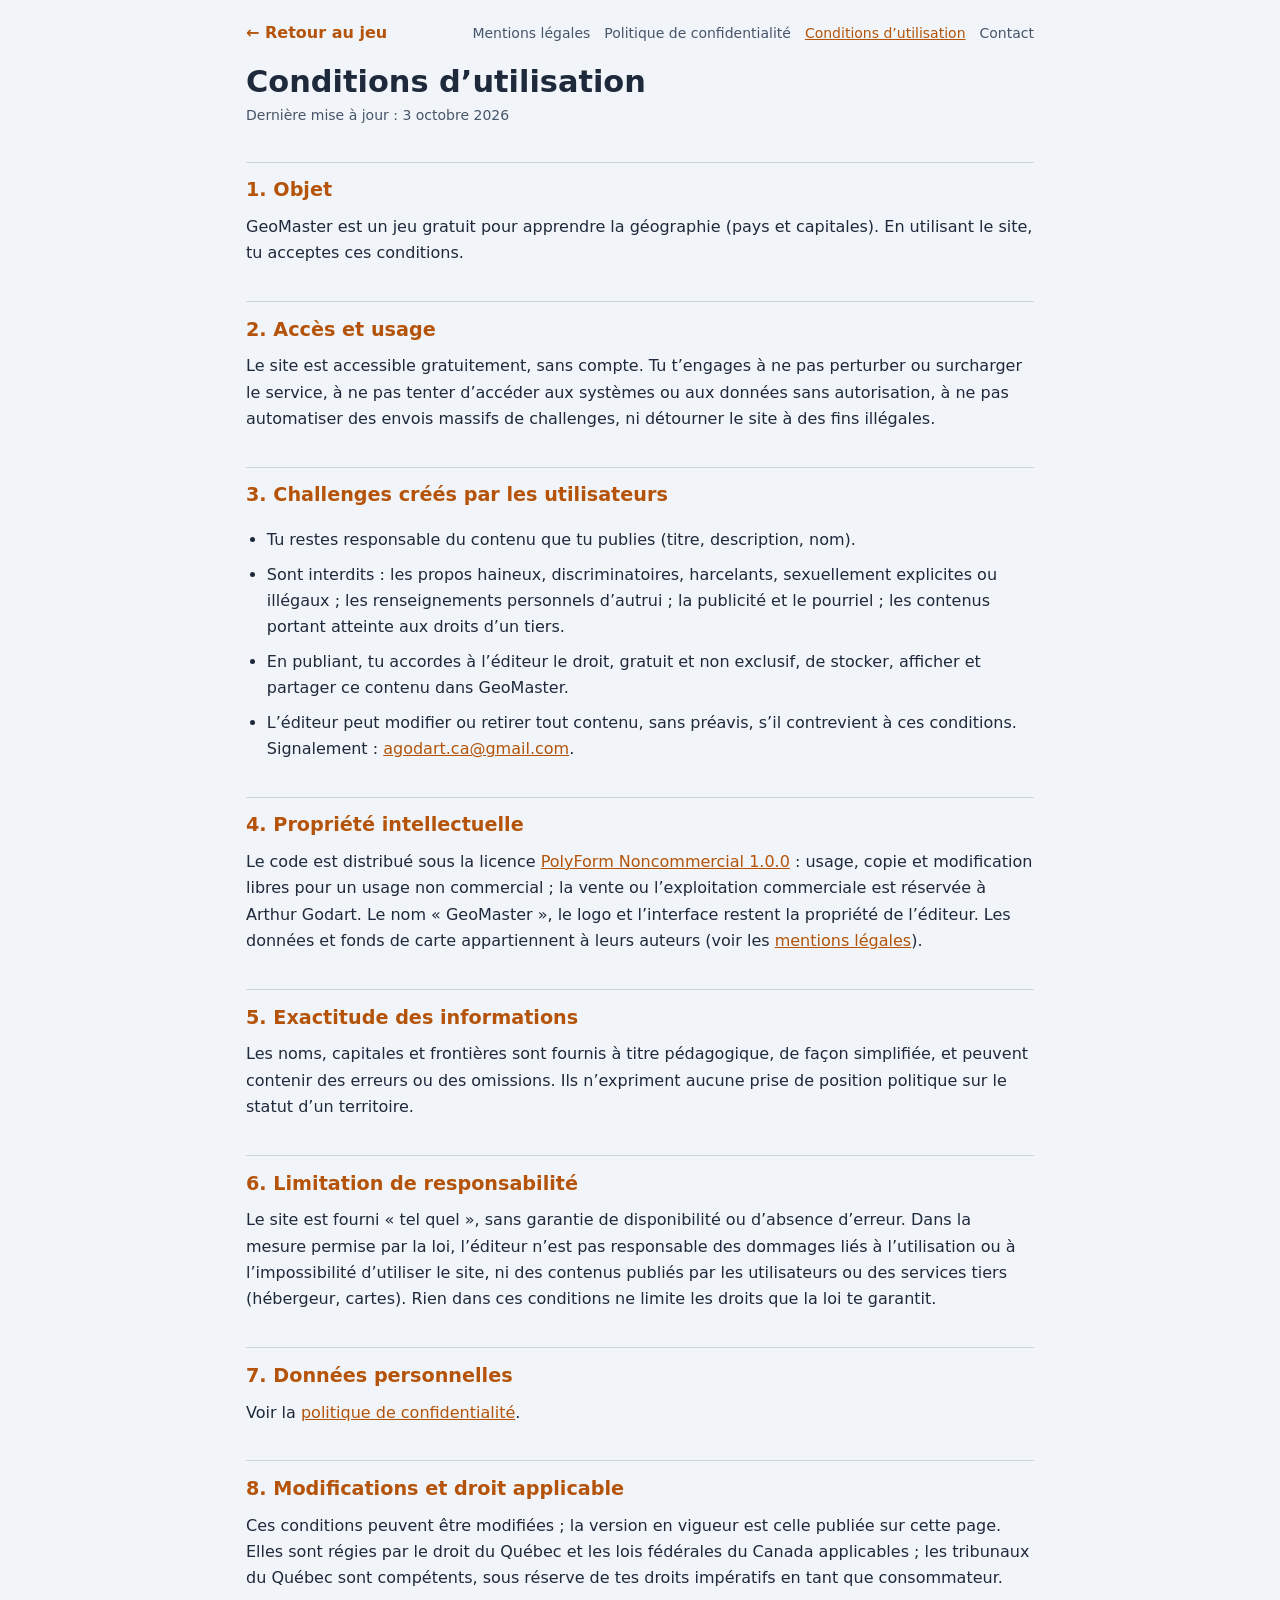
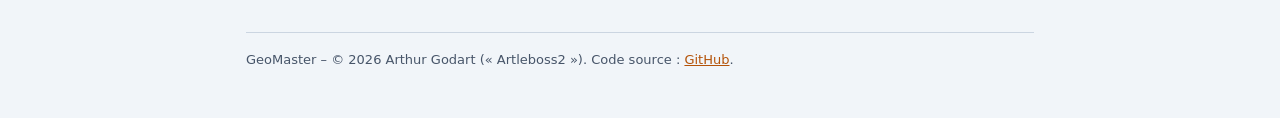
<file: cgu.html>
<!DOCTYPE html>
<html lang="fr">
<head>
<meta charset="UTF-8">
<meta name="viewport" content="width=device-width, initial-scale=1.0, viewport-fit=cover">
<title>Conditions d’utilisation – GeoMaster</title>
<link rel="stylesheet" href="legal.css">
<script>(function(){var t=null,h=null;try{t=localStorage.getItem("GM_THEME");h=localStorage.getItem("GM_HC");}catch(e){}
if(t!=="light"&&t!=="dark"){t=matchMedia("(prefers-color-scheme: light)").matches?"light":"dark";}
document.documentElement.dataset.theme=t;document.documentElement.dataset.hc=(h==="1")?"on":"off";})();</script>
</head>
<body><div class="wrap">
<div class="top"><a class="back" href="./">← Retour au jeu</a>
<nav class="pages" aria-label="Pages légales"><a href="mentions-legales.html">Mentions légales</a> <a href="confidentialite.html">Politique de confidentialité</a> <a href="cgu.html" aria-current="page">Conditions d’utilisation</a> <a href="contact.html">Contact</a></nav></div>
<main>
<h1>Conditions d’utilisation</h1>
<p class="meta">Dernière mise à jour : 3 octobre 2026</p>

<h2>1. Objet</h2>
<p>GeoMaster est un jeu gratuit pour apprendre la géographie (pays et capitales). En utilisant le site, tu acceptes ces conditions.</p>
<h2>2. Accès et usage</h2>
<p>Le site est accessible gratuitement, sans compte. Tu t’engages à ne pas perturber ou surcharger le service, à ne pas tenter d’accéder aux systèmes ou aux données sans autorisation, à ne pas automatiser des envois massifs de challenges, ni détourner le site à des fins illégales.</p>
<h2>3. Challenges créés par les utilisateurs</h2>
<ul>
<li>Tu restes responsable du contenu que tu publies (titre, description, nom).</li>
<li>Sont interdits : les propos haineux, discriminatoires, harcelants, sexuellement explicites ou illégaux ; les renseignements personnels d’autrui ; la publicité et le pourriel ; les contenus portant atteinte aux droits d’un tiers.</li>
<li>En publiant, tu accordes à l’éditeur le droit, gratuit et non exclusif, de stocker, afficher et partager ce contenu dans GeoMaster.</li>
<li>L’éditeur peut modifier ou retirer tout contenu, sans préavis, s’il contrevient à ces conditions. Signalement : <a href="mailto:agodart.ca@gmail.com">agodart.ca@gmail.com</a>.</li>
</ul>
<h2>4. Propriété intellectuelle</h2>
<p>Le code est distribué sous la licence <a href="https://polyformproject.org/licenses/noncommercial/1.0.0/">PolyForm Noncommercial 1.0.0</a> : usage, copie et modification libres pour un usage non commercial ; la vente ou l’exploitation commerciale est réservée à Arthur Godart. Le nom « GeoMaster », le logo et l’interface restent la propriété de l’éditeur. Les données et fonds de carte appartiennent à leurs auteurs (voir les <a href="mentions-legales.html">mentions légales</a>).</p>
<h2>5. Exactitude des informations</h2>
<p>Les noms, capitales et frontières sont fournis à titre pédagogique, de façon simplifiée, et peuvent contenir des erreurs ou des omissions. Ils n’expriment aucune prise de position politique sur le statut d’un territoire.</p>
<h2>6. Limitation de responsabilité</h2>
<p>Le site est fourni « tel quel », sans garantie de disponibilité ou d’absence d’erreur. Dans la mesure permise par la loi, l’éditeur n’est pas responsable des dommages liés à l’utilisation ou à l’impossibilité d’utiliser le site, ni des contenus publiés par les utilisateurs ou des services tiers (hébergeur, cartes). Rien dans ces conditions ne limite les droits que la loi te garantit.</p>
<h2>7. Données personnelles</h2>
<p>Voir la <a href="confidentialite.html">politique de confidentialité</a>.</p>
<h2>8. Modifications et droit applicable</h2>
<p>Ces conditions peuvent être modifiées ; la version en vigueur est celle publiée sur cette page. Elles sont régies par le droit du Québec et les lois fédérales du Canada applicables ; les tribunaux du Québec sont compétents, sous réserve de tes droits impératifs en tant que consommateur.</p>

</main>
<footer>GeoMaster – © 2026 Arthur Godart (« Artleboss2 »). Code source : <a href="https://github.com/Artleboss2/Geoguessr-seterra-open-source">GitHub</a>.</footer>
</div></body></html>
</file>
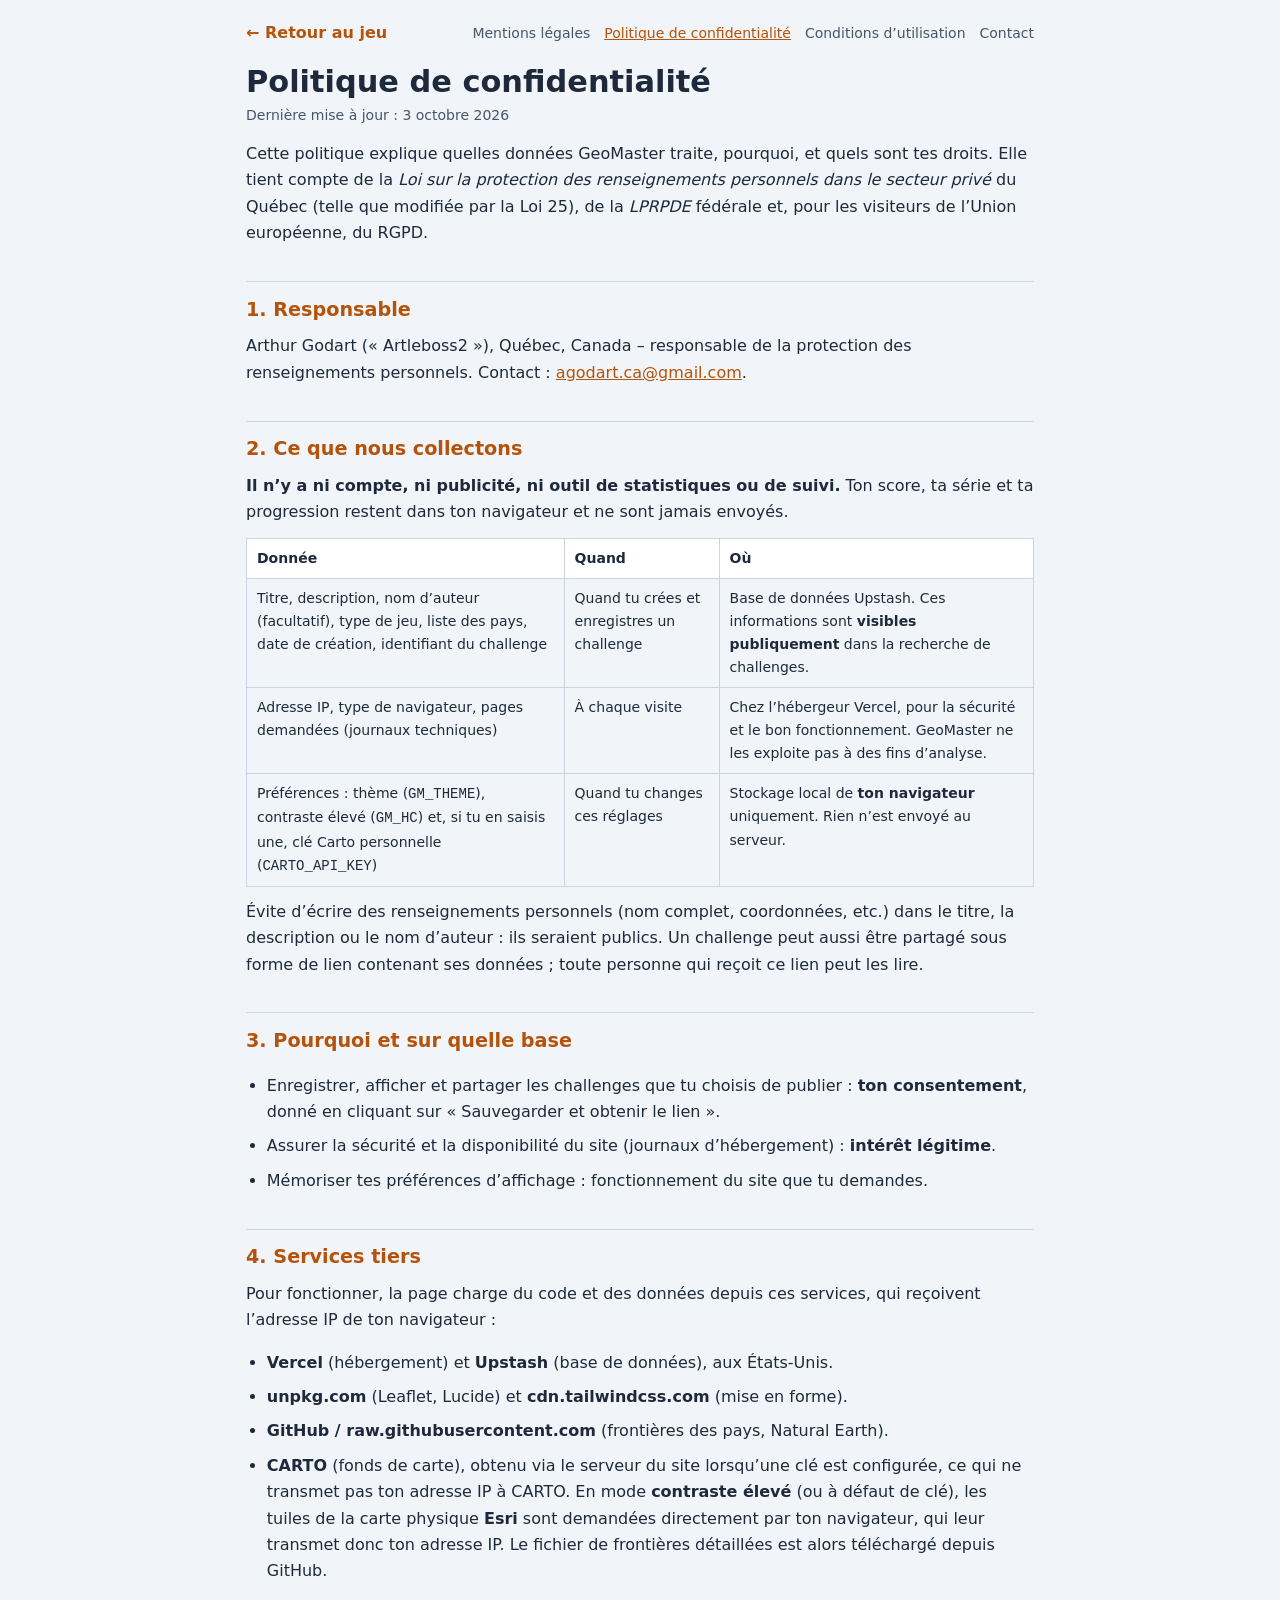
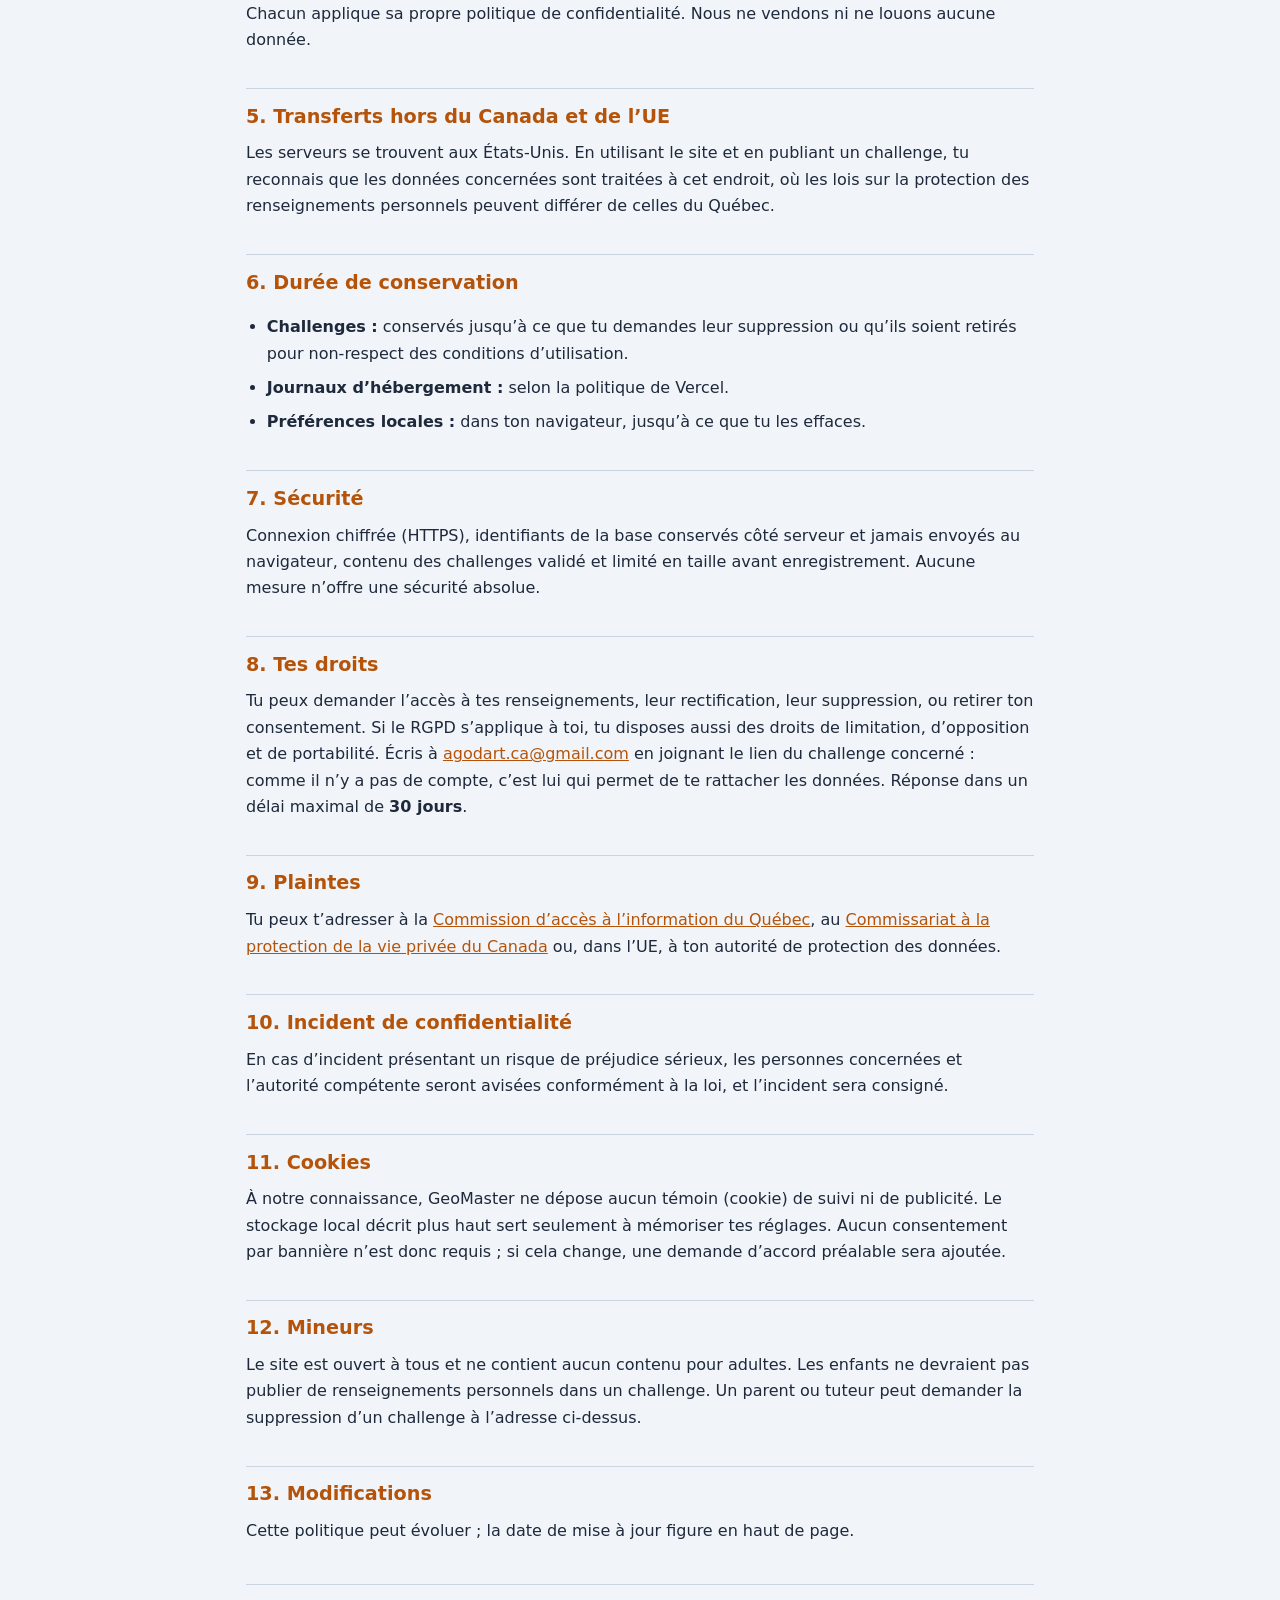
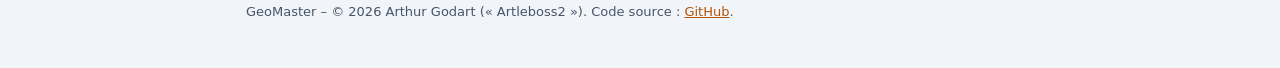
<file: confidentialite.html>
<!DOCTYPE html>
<html lang="fr">
<head>
<meta charset="UTF-8">
<meta name="viewport" content="width=device-width, initial-scale=1.0, viewport-fit=cover">
<title>Politique de confidentialité – GeoMaster</title>
<link rel="stylesheet" href="legal.css">
<script>(function(){var t=null,h=null;try{t=localStorage.getItem("GM_THEME");h=localStorage.getItem("GM_HC");}catch(e){}
if(t!=="light"&&t!=="dark"){t=matchMedia("(prefers-color-scheme: light)").matches?"light":"dark";}
document.documentElement.dataset.theme=t;document.documentElement.dataset.hc=(h==="1")?"on":"off";})();</script>
</head>
<body><div class="wrap">
<div class="top"><a class="back" href="./">← Retour au jeu</a>
<nav class="pages" aria-label="Pages légales"><a href="mentions-legales.html">Mentions légales</a> <a href="confidentialite.html" aria-current="page">Politique de confidentialité</a> <a href="cgu.html">Conditions d’utilisation</a> <a href="contact.html">Contact</a></nav></div>
<main>
<h1>Politique de confidentialité</h1>
<p class="meta">Dernière mise à jour : 3 octobre 2026</p>

<p>Cette politique explique quelles données GeoMaster traite, pourquoi, et quels sont tes droits. Elle tient compte de la <em>Loi sur la protection des renseignements personnels dans le secteur privé</em> du Québec (telle que modifiée par la Loi 25), de la <em>LPRPDE</em> fédérale et, pour les visiteurs de l’Union européenne, du RGPD.</p>
<h2>1. Responsable</h2>
<p>Arthur Godart (« Artleboss2 »), Québec, Canada – responsable de la protection des renseignements personnels. Contact : <a href="mailto:agodart.ca@gmail.com">agodart.ca@gmail.com</a>.</p>
<h2>2. Ce que nous collectons</h2>
<p><strong>Il n’y a ni compte, ni publicité, ni outil de statistiques ou de suivi.</strong> Ton score, ta série et ta progression restent dans ton navigateur et ne sont jamais envoyés.</p>
<table>
<tr><th>Donnée</th><th>Quand</th><th>Où</th></tr>
<tr><td>Titre, description, nom d’auteur (facultatif), type de jeu, liste des pays, date de création, identifiant du challenge</td><td>Quand tu crées et enregistres un challenge</td><td>Base de données Upstash. Ces informations sont <strong>visibles publiquement</strong> dans la recherche de challenges.</td></tr>
<tr><td>Adresse IP, type de navigateur, pages demandées (journaux techniques)</td><td>À chaque visite</td><td>Chez l’hébergeur Vercel, pour la sécurité et le bon fonctionnement. GeoMaster ne les exploite pas à des fins d’analyse.</td></tr>
<tr><td>Préférences : thème (<code>GM_THEME</code>), contraste élevé (<code>GM_HC</code>) et, si tu en saisis une, clé Carto personnelle (<code>CARTO_API_KEY</code>)</td><td>Quand tu changes ces réglages</td><td>Stockage local de <strong>ton navigateur</strong> uniquement. Rien n’est envoyé au serveur.</td></tr>
</table>
<p>Évite d’écrire des renseignements personnels (nom complet, coordonnées, etc.) dans le titre, la description ou le nom d’auteur : ils seraient publics. Un challenge peut aussi être partagé sous forme de lien contenant ses données ; toute personne qui reçoit ce lien peut les lire.</p>
<h2>3. Pourquoi et sur quelle base</h2>
<ul>
<li>Enregistrer, afficher et partager les challenges que tu choisis de publier : <strong>ton consentement</strong>, donné en cliquant sur « Sauvegarder et obtenir le lien ».</li>
<li>Assurer la sécurité et la disponibilité du site (journaux d’hébergement) : <strong>intérêt légitime</strong>.</li>
<li>Mémoriser tes préférences d’affichage : fonctionnement du site que tu demandes.</li>
</ul>
<h2>4. Services tiers</h2>
<p>Pour fonctionner, la page charge du code et des données depuis ces services, qui reçoivent l’adresse IP de ton navigateur :</p>
<ul>
<li><strong>Vercel</strong> (hébergement) et <strong>Upstash</strong> (base de données), aux États-Unis.</li>
<li><strong>unpkg.com</strong> (Leaflet, Lucide) et <strong>cdn.tailwindcss.com</strong> (mise en forme).</li>
<li><strong>GitHub / raw.githubusercontent.com</strong> (frontières des pays, Natural Earth).</li>
<li><strong>CARTO</strong> (fonds de carte), obtenu via le serveur du site lorsqu’une clé est configurée, ce qui ne transmet pas ton adresse IP à CARTO. En mode <strong>contraste élevé</strong> (ou à défaut de clé), les tuiles de la carte physique <strong>Esri</strong> sont demandées directement par ton navigateur, qui leur transmet donc ton adresse IP. Le fichier de frontières détaillées est alors téléchargé depuis GitHub.</li>
</ul>
<p>Chacun applique sa propre politique de confidentialité. Nous ne vendons ni ne louons aucune donnée.</p>
<h2>5. Transferts hors du Canada et de l’UE</h2>
<p>Les serveurs se trouvent aux États-Unis. En utilisant le site et en publiant un challenge, tu reconnais que les données concernées sont traitées à cet endroit, où les lois sur la protection des renseignements personnels peuvent différer de celles du Québec.</p>
<h2>6. Durée de conservation</h2>
<ul>
<li><strong>Challenges :</strong> conservés jusqu’à ce que tu demandes leur suppression ou qu’ils soient retirés pour non-respect des conditions d’utilisation.</li>
<li><strong>Journaux d’hébergement :</strong> selon la politique de Vercel.</li>
<li><strong>Préférences locales :</strong> dans ton navigateur, jusqu’à ce que tu les effaces.</li>
</ul>
<h2>7. Sécurité</h2>
<p>Connexion chiffrée (HTTPS), identifiants de la base conservés côté serveur et jamais envoyés au navigateur, contenu des challenges validé et limité en taille avant enregistrement. Aucune mesure n’offre une sécurité absolue.</p>
<h2>8. Tes droits</h2>
<p>Tu peux demander l’accès à tes renseignements, leur rectification, leur suppression, ou retirer ton consentement. Si le RGPD s’applique à toi, tu disposes aussi des droits de limitation, d’opposition et de portabilité. Écris à <a href="mailto:agodart.ca@gmail.com">agodart.ca@gmail.com</a> en joignant le lien du challenge concerné : comme il n’y a pas de compte, c’est lui qui permet de te rattacher les données. Réponse dans un délai maximal de <strong>30 jours</strong>.</p>
<h2>9. Plaintes</h2>
<p>Tu peux t’adresser à la <a href="https://www.cai.gouv.qc.ca">Commission d’accès à l’information du Québec</a>, au <a href="https://www.priv.gc.ca">Commissariat à la protection de la vie privée du Canada</a> ou, dans l’UE, à ton autorité de protection des données.</p>
<h2>10. Incident de confidentialité</h2>
<p>En cas d’incident présentant un risque de préjudice sérieux, les personnes concernées et l’autorité compétente seront avisées conformément à la loi, et l’incident sera consigné.</p>
<h2>11. Cookies</h2>
<p>À notre connaissance, GeoMaster ne dépose aucun témoin (cookie) de suivi ni de publicité. Le stockage local décrit plus haut sert seulement à mémoriser tes réglages. Aucun consentement par bannière n’est donc requis ; si cela change, une demande d’accord préalable sera ajoutée.</p>
<h2>12. Mineurs</h2>
<p>Le site est ouvert à tous et ne contient aucun contenu pour adultes. Les enfants ne devraient pas publier de renseignements personnels dans un challenge. Un parent ou tuteur peut demander la suppression d’un challenge à l’adresse ci-dessus.</p>
<h2>13. Modifications</h2>
<p>Cette politique peut évoluer ; la date de mise à jour figure en haut de page.</p>

</main>
<footer>GeoMaster – © 2026 Arthur Godart (« Artleboss2 »). Code source : <a href="https://github.com/Artleboss2/Geoguessr-seterra-open-source">GitHub</a>.</footer>
</div></body></html>
</file>
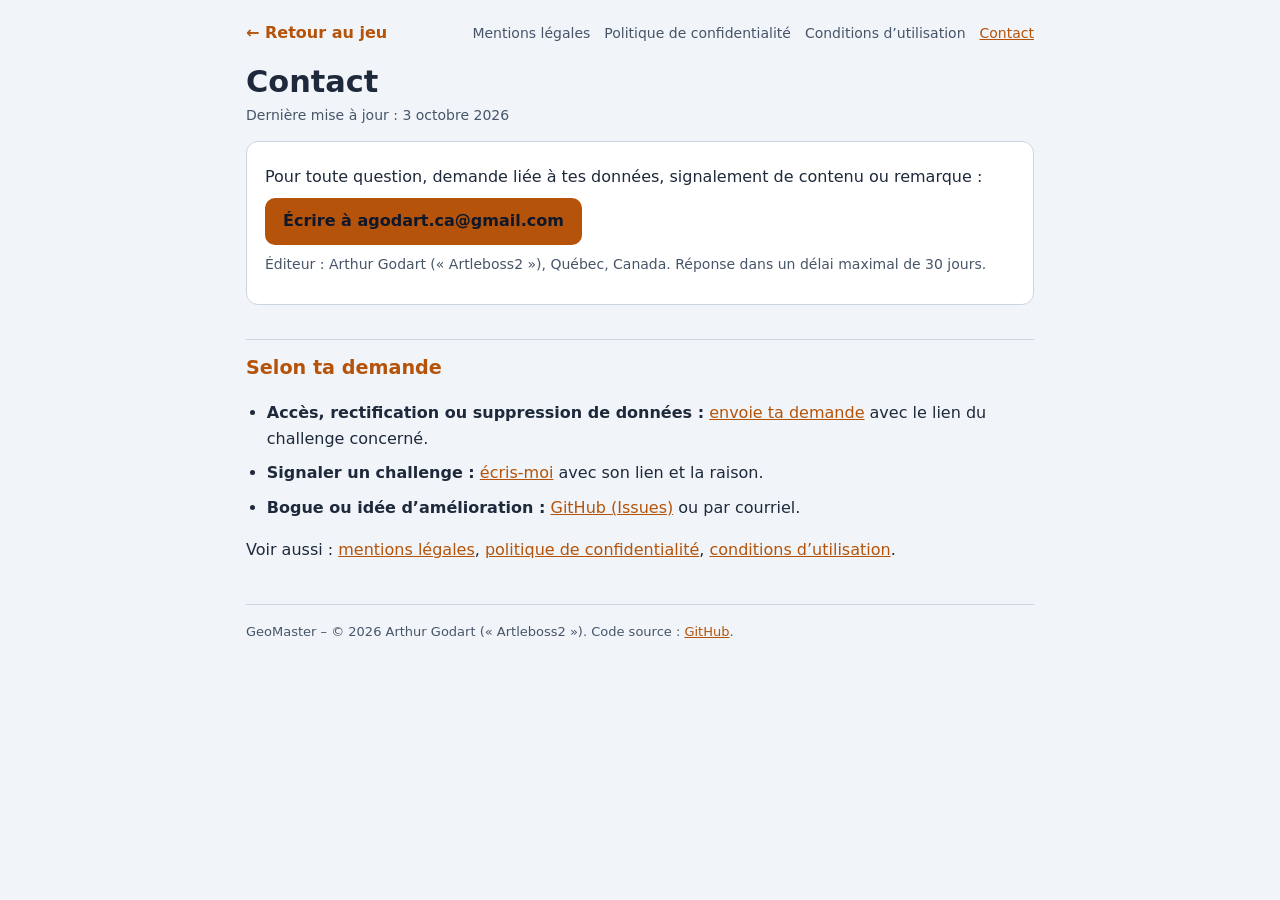
<file: contact.html>
<!DOCTYPE html>
<html lang="fr">
<head>
<meta charset="UTF-8">
<meta name="viewport" content="width=device-width, initial-scale=1.0, viewport-fit=cover">
<title>Contact – GeoMaster</title>
<link rel="stylesheet" href="legal.css">
<script>(function(){var t=null,h=null;try{t=localStorage.getItem("GM_THEME");h=localStorage.getItem("GM_HC");}catch(e){}
if(t!=="light"&&t!=="dark"){t=matchMedia("(prefers-color-scheme: light)").matches?"light":"dark";}
document.documentElement.dataset.theme=t;document.documentElement.dataset.hc=(h==="1")?"on":"off";})();</script>
</head>
<body><div class="wrap">
<div class="top"><a class="back" href="./">← Retour au jeu</a>
<nav class="pages" aria-label="Pages légales"><a href="mentions-legales.html">Mentions légales</a> <a href="confidentialite.html">Politique de confidentialité</a> <a href="cgu.html">Conditions d’utilisation</a> <a href="contact.html" aria-current="page">Contact</a></nav></div>
<main>
<h1>Contact</h1>
<p class="meta">Dernière mise à jour : 3 octobre 2026</p>

<div class="card">
<p>Pour toute question, demande liée à tes données, signalement de contenu ou remarque :</p>
<p><a class="btn" href="mailto:agodart.ca@gmail.com?subject=GeoMaster">Écrire à agodart.ca@gmail.com</a></p>
<p class="meta">Éditeur : Arthur Godart (« Artleboss2 »), Québec, Canada. Réponse dans un délai maximal de 30 jours.</p>
</div>
<h2>Selon ta demande</h2>
<ul>
<li><strong>Accès, rectification ou suppression de données :</strong> <a href="mailto:agodart.ca@gmail.com?subject=GeoMaster%20-%20Donn%C3%A9es%20personnelles">envoie ta demande</a> avec le lien du challenge concerné.</li>
<li><strong>Signaler un challenge :</strong> <a href="mailto:agodart.ca@gmail.com?subject=GeoMaster%20-%20Signalement">écris-moi</a> avec son lien et la raison.</li>
<li><strong>Bogue ou idée d’amélioration :</strong> <a href="https://github.com/Artleboss2/Geoguessr-seterra-open-source/issues">GitHub (Issues)</a> ou par courriel.</li>
</ul>
<p>Voir aussi : <a href="mentions-legales.html">mentions légales</a>, <a href="confidentialite.html">politique de confidentialité</a>, <a href="cgu.html">conditions d’utilisation</a>.</p>

</main>
<footer>GeoMaster – © 2026 Arthur Godart (« Artleboss2 »). Code source : <a href="https://github.com/Artleboss2/Geoguessr-seterra-open-source">GitHub</a>.</footer>
</div></body></html>
</file>
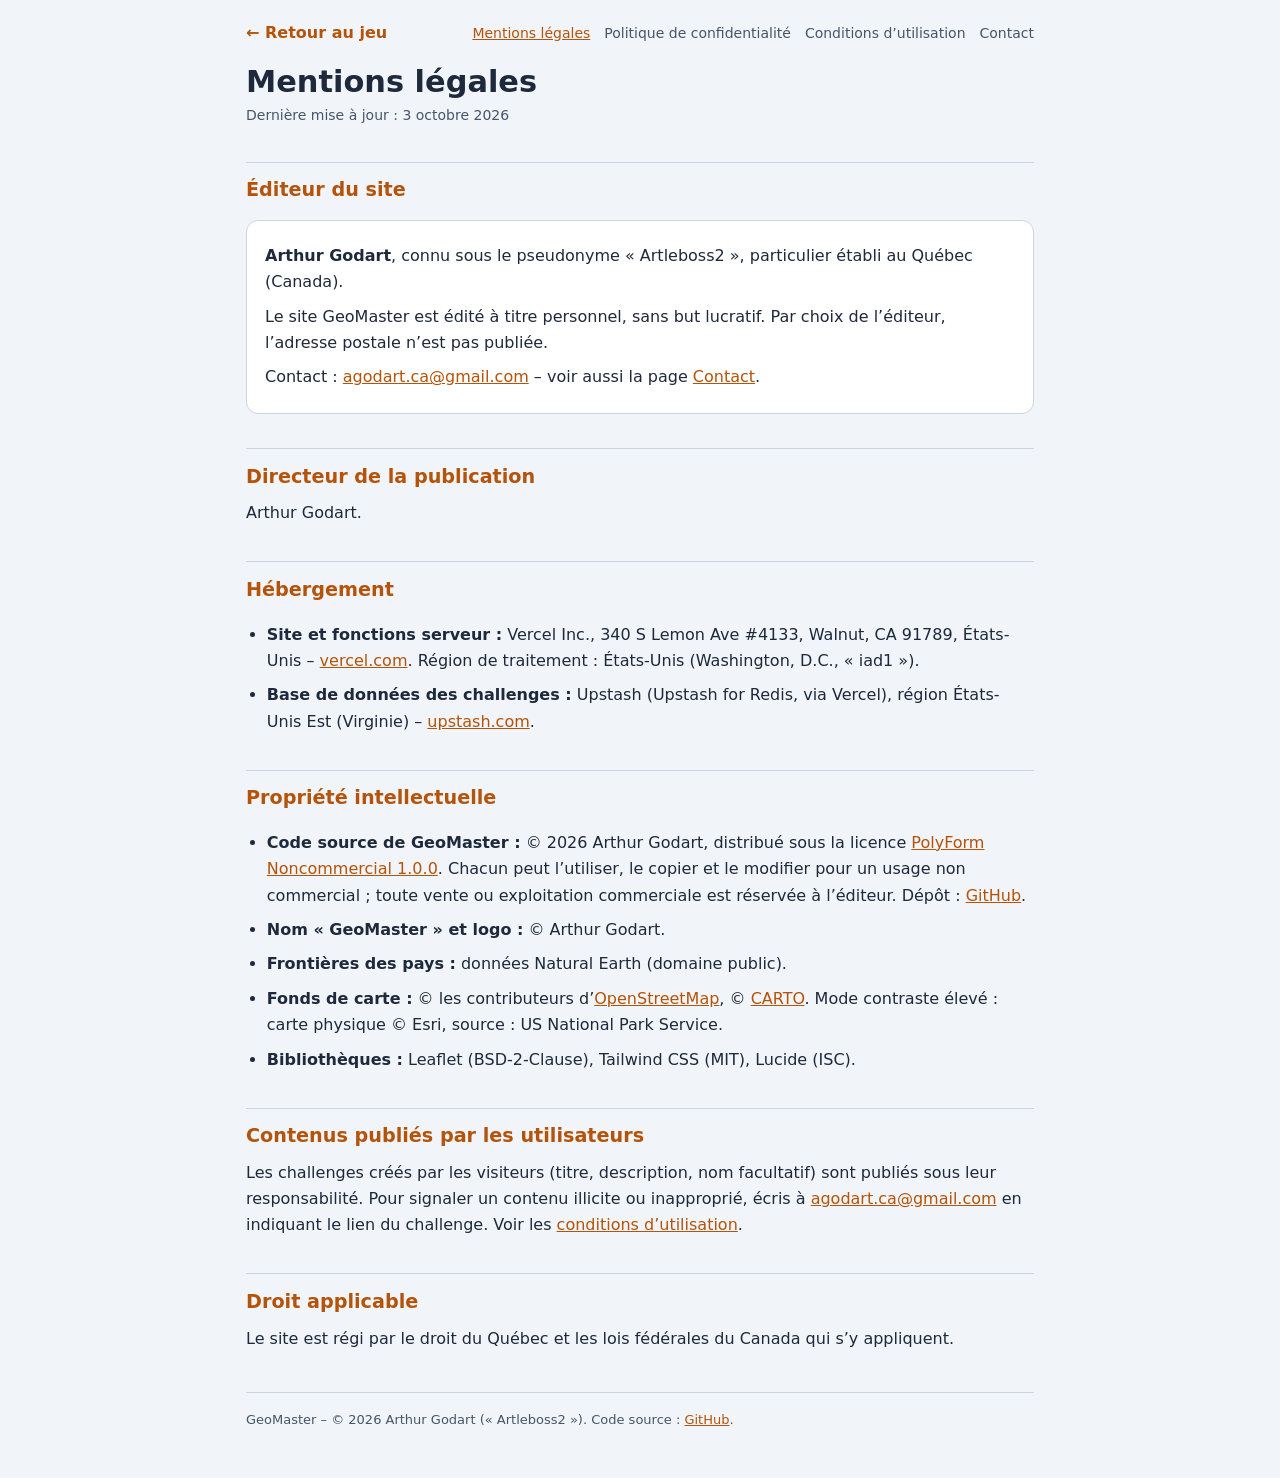
<file: mentions-legales.html>
<!DOCTYPE html>
<html lang="fr">
<head>
<meta charset="UTF-8">
<meta name="viewport" content="width=device-width, initial-scale=1.0, viewport-fit=cover">
<title>Mentions légales – GeoMaster</title>
<link rel="stylesheet" href="legal.css">
<script>(function(){var t=null,h=null;try{t=localStorage.getItem("GM_THEME");h=localStorage.getItem("GM_HC");}catch(e){}
if(t!=="light"&&t!=="dark"){t=matchMedia("(prefers-color-scheme: light)").matches?"light":"dark";}
document.documentElement.dataset.theme=t;document.documentElement.dataset.hc=(h==="1")?"on":"off";})();</script>
</head>
<body><div class="wrap">
<div class="top"><a class="back" href="./">← Retour au jeu</a>
<nav class="pages" aria-label="Pages légales"><a href="mentions-legales.html" aria-current="page">Mentions légales</a> <a href="confidentialite.html">Politique de confidentialité</a> <a href="cgu.html">Conditions d’utilisation</a> <a href="contact.html">Contact</a></nav></div>
<main>
<h1>Mentions légales</h1>
<p class="meta">Dernière mise à jour : 3 octobre 2026</p>

<h2>Éditeur du site</h2>
<div class="card">
<p><strong>Arthur Godart</strong>, connu sous le pseudonyme « Artleboss2 », particulier établi au Québec (Canada).</p>
<p>Le site GeoMaster est édité à titre personnel, sans but lucratif. Par choix de l’éditeur, l’adresse postale n’est pas publiée.</p>
<p>Contact : <a href="mailto:agodart.ca@gmail.com">agodart.ca@gmail.com</a> – voir aussi la page <a href="contact.html">Contact</a>.</p>
</div>
<h2>Directeur de la publication</h2>
<p>Arthur Godart.</p>
<h2>Hébergement</h2>
<ul>
<li><strong>Site et fonctions serveur :</strong> Vercel Inc., 340 S Lemon Ave #4133, Walnut, CA 91789, États-Unis – <a href="https://vercel.com">vercel.com</a>. Région de traitement : États-Unis (Washington, D.C., « iad1 »).</li>
<li><strong>Base de données des challenges :</strong> Upstash (Upstash for Redis, via Vercel), région États-Unis Est (Virginie) – <a href="https://upstash.com">upstash.com</a>.</li>
</ul>
<h2>Propriété intellectuelle</h2>
<ul>
<li><strong>Code source de GeoMaster :</strong> © 2026 Arthur Godart, distribué sous la licence <a href="https://polyformproject.org/licenses/noncommercial/1.0.0/">PolyForm Noncommercial 1.0.0</a>. Chacun peut l’utiliser, le copier et le modifier pour un usage non commercial ; toute vente ou exploitation commerciale est réservée à l’éditeur. Dépôt : <a href="https://github.com/Artleboss2/Geoguessr-seterra-open-source">GitHub</a>.</li>
<li><strong>Nom « GeoMaster » et logo :</strong> © Arthur Godart.</li>
<li><strong>Frontières des pays :</strong> données Natural Earth (domaine public).</li>
<li><strong>Fonds de carte :</strong> © les contributeurs d’<a href="https://www.openstreetmap.org/copyright">OpenStreetMap</a>, © <a href="https://carto.com/attributions">CARTO</a>. Mode contraste élevé : carte physique © Esri, source : US National Park Service.</li>
<li><strong>Bibliothèques :</strong> Leaflet (BSD-2-Clause), Tailwind CSS (MIT), Lucide (ISC).</li>
</ul>
<h2>Contenus publiés par les utilisateurs</h2>
<p>Les challenges créés par les visiteurs (titre, description, nom facultatif) sont publiés sous leur responsabilité. Pour signaler un contenu illicite ou inapproprié, écris à <a href="mailto:agodart.ca@gmail.com">agodart.ca@gmail.com</a> en indiquant le lien du challenge. Voir les <a href="cgu.html">conditions d’utilisation</a>.</p>
<h2>Droit applicable</h2>
<p>Le site est régi par le droit du Québec et les lois fédérales du Canada qui s’y appliquent.</p>

</main>
<footer>GeoMaster – © 2026 Arthur Godart (« Artleboss2 »). Code source : <a href="https://github.com/Artleboss2/Geoguessr-seterra-open-source">GitHub</a>.</footer>
</div></body></html>
</file>
<file: legal.css>
:root{--bg:#020617;--card:#0f172a;--text:#e2e8f0;--muted:#94a3b8;--border:#1e293b;--accent:#f59e0b;--link:#fbbf24}
html[data-theme="light"]{--bg:#f1f5f9;--card:#ffffff;--text:#1e293b;--muted:#475569;--border:#cbd5e1;--accent:#b45309;--link:#b45309}
html[data-theme="dark"][data-hc="on"]{--bg:#000;--card:#000;--text:#fff;--muted:#f0f0f0;--border:#fff;--accent:#ffd60a;--link:#ffd60a}
html[data-theme="light"][data-hc="on"]{--bg:#fff;--card:#fff;--text:#000;--muted:#141414;--border:#000;--accent:#1d4ed8;--link:#1d4ed8}
*{box-sizing:border-box}html{color-scheme:dark}html[data-theme="light"]{color-scheme:light}
body{margin:0;background:var(--bg);color:var(--text);font:16px/1.65 system-ui,-apple-system,"Segoe UI",Roboto,sans-serif;
padding:env(safe-area-inset-top) env(safe-area-inset-right) env(safe-area-inset-bottom) env(safe-area-inset-left)}
.wrap{max-width:820px;margin:0 auto;padding:20px 16px 48px}
.top{display:flex;flex-wrap:wrap;gap:10px 16px;align-items:center;justify-content:space-between;margin-bottom:18px}
.back{color:var(--link);font-weight:700;text-decoration:none}.back:hover{text-decoration:underline}
nav.pages{display:flex;flex-wrap:wrap;gap:6px 14px;font-size:14px}
nav.pages a{color:var(--muted);text-decoration:none}nav.pages a:hover,nav.pages a[aria-current]{color:var(--link);text-decoration:underline}
h1{font-size:1.9rem;line-height:1.2;margin:.2em 0 .1em}
h2{font-size:1.2rem;margin:1.8em 0 .4em;padding-top:.6em;border-top:1px solid var(--border);color:var(--accent)}
.meta{color:var(--muted);font-size:14px;margin:0 0 1em}
p,li{margin:.5em 0}ul{padding-left:1.3em}
a{color:var(--link)}
.card{background:var(--card);border:1px solid var(--border);border-radius:12px;padding:14px 18px;margin:14px 0}
table{width:100%;border-collapse:collapse;font-size:14px;margin:12px 0;display:block;overflow-x:auto}
th,td{border:1px solid var(--border);padding:8px 10px;text-align:left;vertical-align:top}th{background:var(--card)}
footer{margin-top:40px;padding-top:16px;border-top:1px solid var(--border);color:var(--muted);font-size:13px}
.btn{display:inline-block;background:var(--accent);color:#0f172a;font-weight:700;padding:10px 18px;border-radius:10px;text-decoration:none}
html[data-theme="light"][data-hc="on"] .btn{color:#fff}
.btn:hover{filter:brightness(1.1)}
</file>
